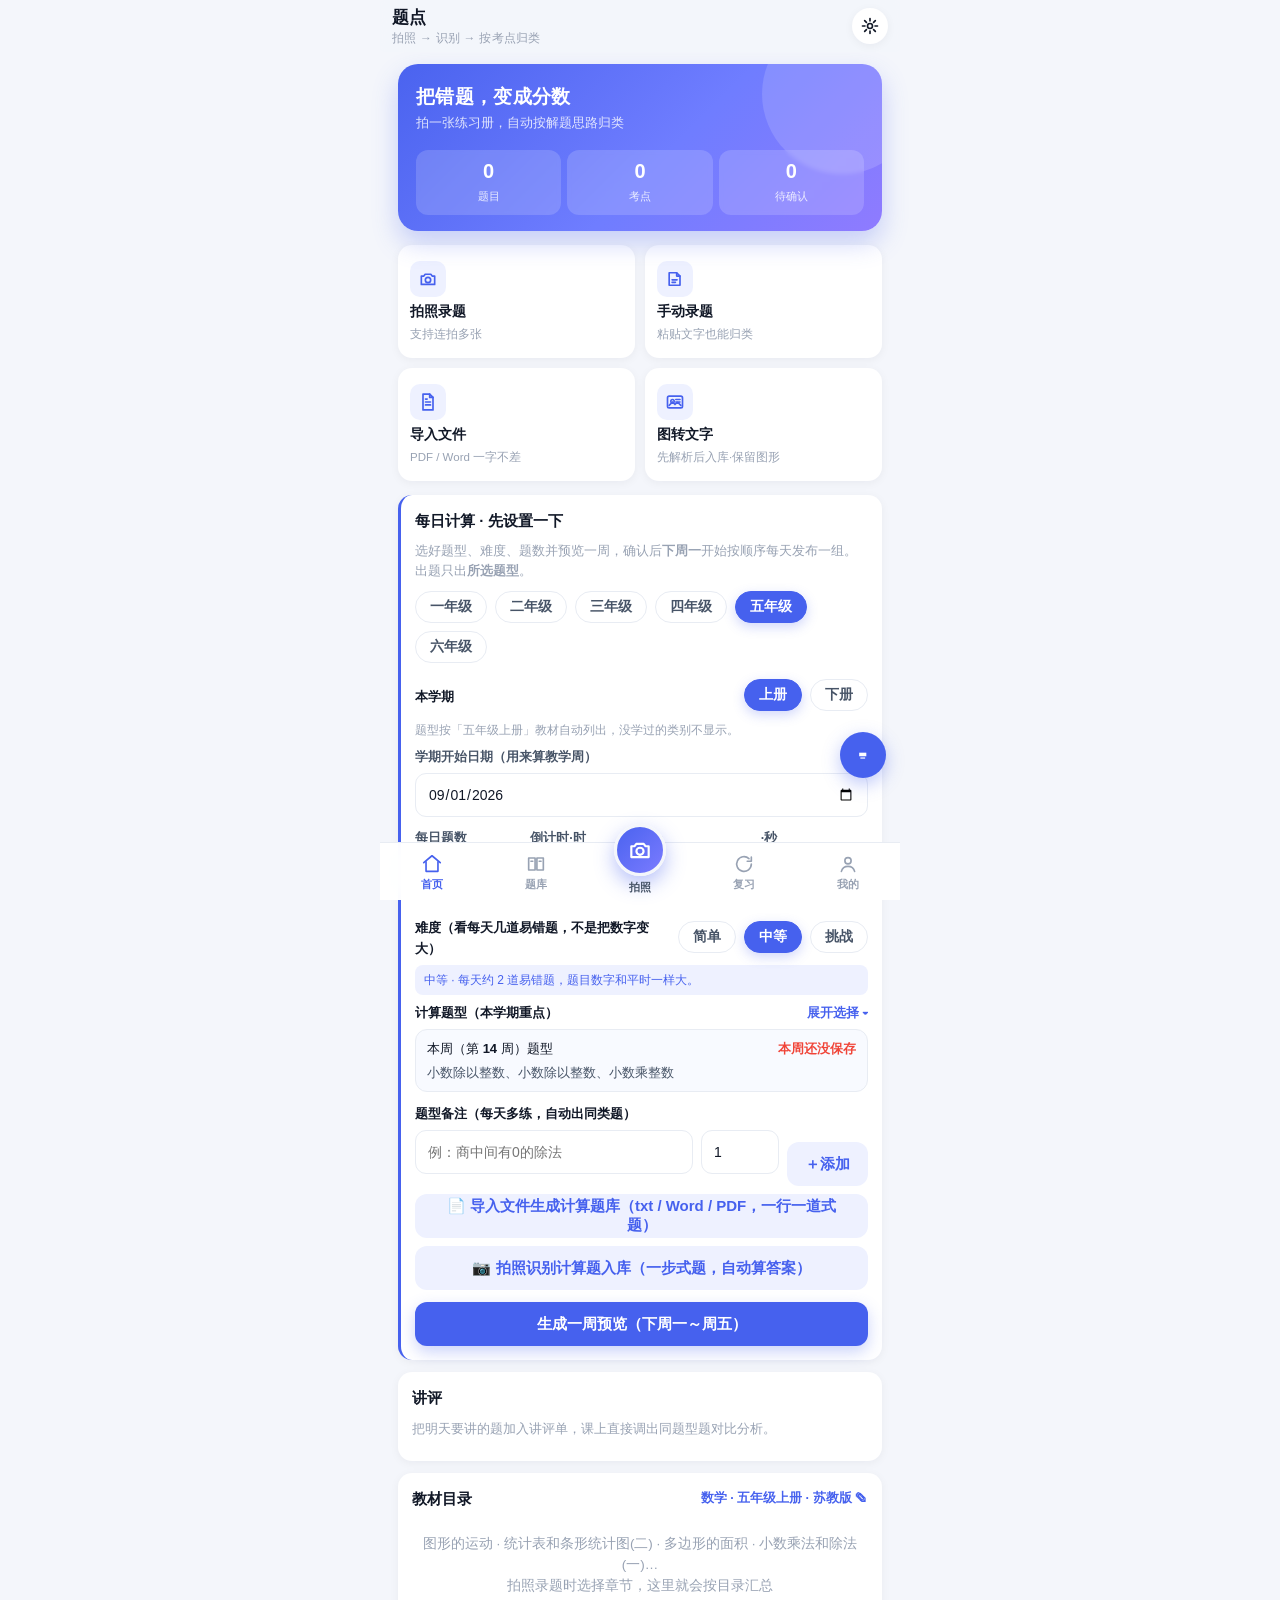
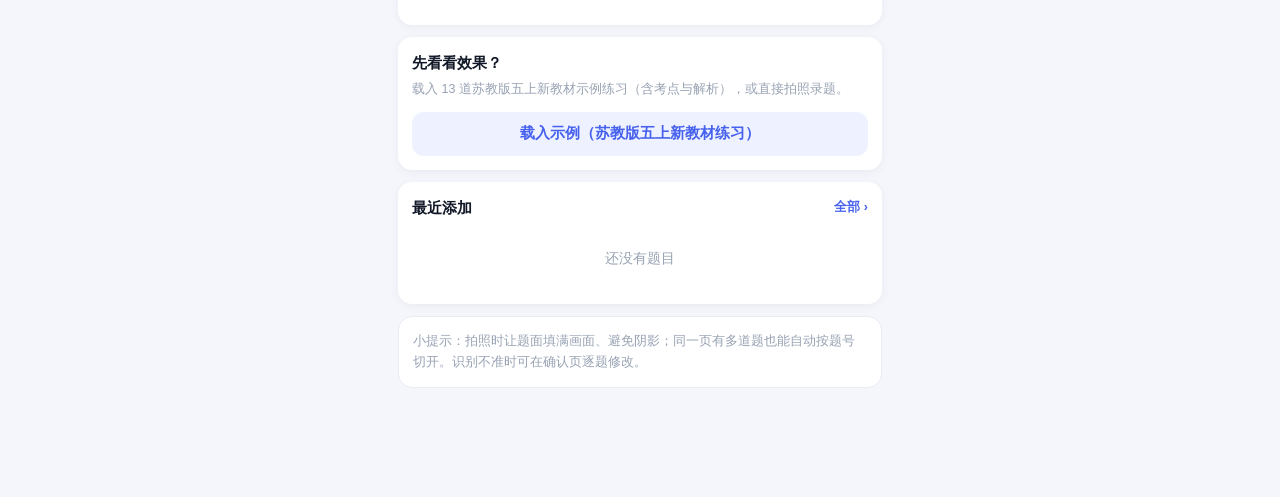
<file: index.html>
<!DOCTYPE html>
<html lang="zh-CN">
<head>
<meta charset="utf-8" />
<meta name="viewport" content="width=device-width, initial-scale=1, viewport-fit=cover" />
<meta name="theme-color" content="#f4f6fb" />
<meta name="apple-mobile-web-app-capable" content="yes" />
<title>题点 · 拍照整理题库</title>
<link rel="stylesheet" href="css/app.css" />
</head>
<body data-tab="on">
  <div class="app">

    <!-- 顶部栏：由 app.js 按页面渲染 -->
    <header class="topbar" id="topbar"></header>

    <!-- 页面容器 -->
    <main class="view" id="view">
      <div class="boot">正在打开题库…</div>
    </main>

    <!-- 底部导航 -->
    <nav class="tabbar" id="tabbar">
      <button class="tab" data-act="goto" data-to="home">
        <svg viewBox="0 0 24 24"><path d="M3 10.5 12 3l9 7.5"/><path d="M5.5 9.5V20h13V9.5"/></svg>
        <span>首页</span>
      </button>
      <button class="tab" data-act="goto" data-to="bank">
        <svg viewBox="0 0 24 24"><path d="M4 5.5h7v13H4z"/><path d="M13 5.5h7v13h-7z"/><path d="M6.5 9h2M15.5 9h2"/></svg>
        <span>题库</span>
      </button>
      <button class="tab tab-main" data-act="cap:start">
        <span class="cam"><svg viewBox="0 0 24 24"><path d="M4 8.5h3l1.6-2.2h6.8L17 8.5h3v10H4z"/><circle cx="12" cy="13.2" r="3.3"/></svg></span>
        <span>拍照</span>
      </button>
      <button class="tab" data-act="goto" data-to="review">
        <svg viewBox="0 0 24 24"><path d="M20 12a8 8 0 1 1-2.6-5.9"/><path d="M20 4.5V9h-4.5"/></svg>
        <span>复习</span>
      </button>
      <button class="tab" data-act="goto" data-to="settings">
        <svg viewBox="0 0 24 24"><circle cx="12" cy="8.5" r="3.4"/><path d="M4.8 20c.9-3.6 3.7-5.4 7.2-5.4s6.3 1.8 7.2 5.4"/></svg>
        <span>我的</span>
      </button>
    </nav>

    <!-- 底部弹层 / 全屏预览 -->
    <div id="sheet-root" class="sheet-root"></div>
    <div id="toast" class="toast"></div>

    <!-- 数学键盘：随时呼出，连续打大写字母与常用数学符号（A′B′C′D′） -->
    <button id="kbFab" class="kb-fab noprint" data-act="kb:open" aria-label="数学键盘" title="数学键盘">⌨</button>
  </div>

  <!-- 隐藏的文件选择器：拍照 / 相册（支持多选）/ PDF·Word 文档 -->
  <input id="fileCamera" class="hidden-file" type="file" accept="image/*" capture="environment" />
  <input id="fileAlbum" class="hidden-file" type="file" accept="image/*" multiple />
  <input id="fileDoc" class="hidden-file" type="file" accept=".pdf,.docx,.txt,application/pdf" />

  <!-- 依赖顺序：工具 → 配置 → 数据层 → 算法 → 页面 -->
  <script src="js/util.js"></script>
  <script src="js/config.js"></script>
  <script src="js/db.js"></script>
  <script src="js/normalize.js"></script>
  <script src="js/split.js"></script>
  <script src="js/catalog.js"></script>
  <script src="js/image.js"></script>
  <script src="js/ocr.js"></script>
  <script src="js/docparse.js"></script>
  <script src="js/ai.js"></script>
  <script src="js/generator.js"></script>
  <script src="js/paper.js"></script>
  <script src="js/vendor/qrcode.js"></script>
  <script src="js/vendor/lz-string.min.js"></script>
  <script src="js/packview.js"></script>
  <script src="js/cloudsync.js"></script>
  <script src="js/app.js"></script>
</body>
</html>
</file>
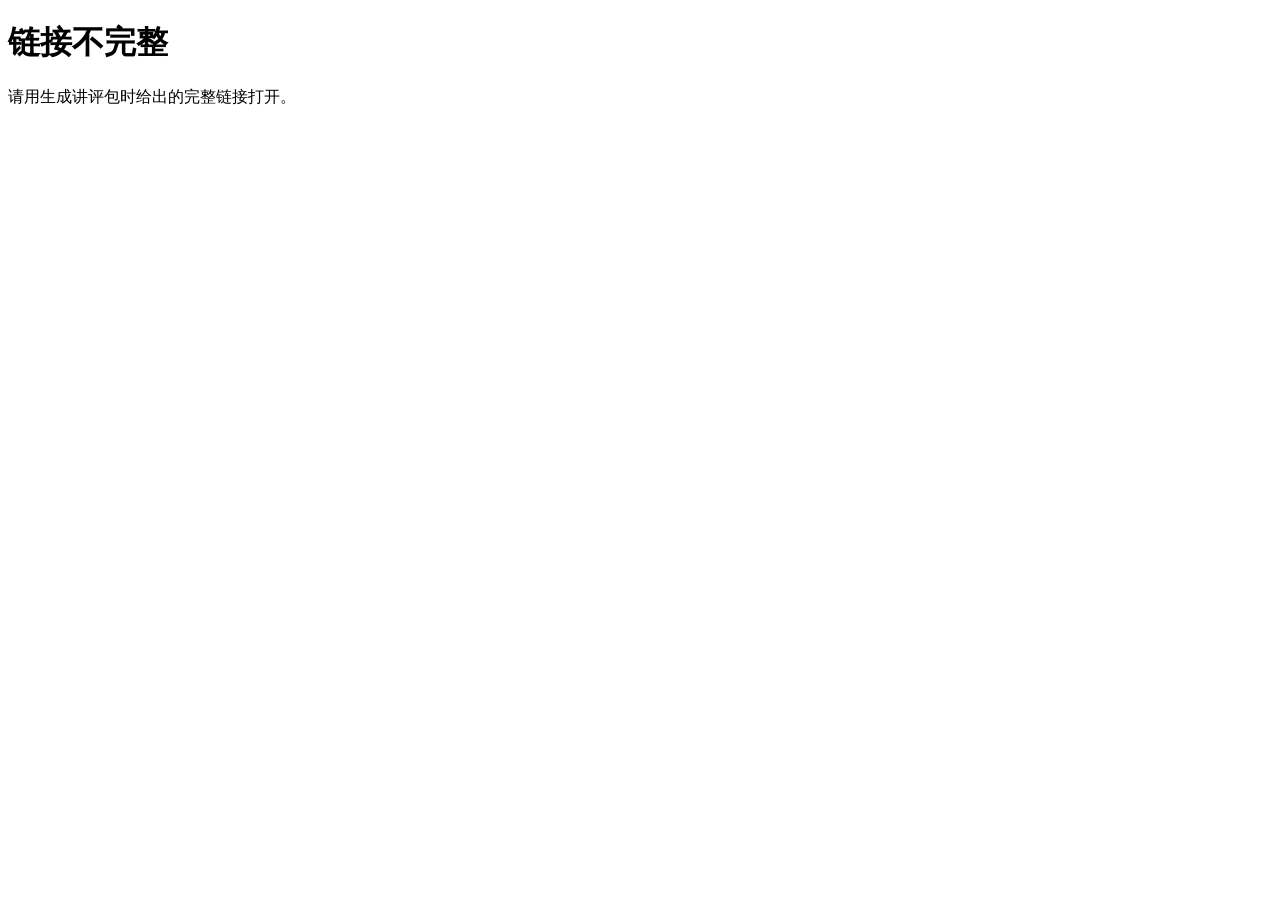
<file: packs/index.html>
<!doctype html>
<html lang="zh-CN">
<head>
<meta charset="utf-8">
<meta name="viewport" content="width=device-width,initial-scale=1,viewport-fit=cover">
<meta name="theme-color" content="#f6f7fb">
<title>讲评包</title>
</head>
<body>
<div id="pvRoot"><div class="pv-wrap"><header class="pv-head"><h1>正在加载讲评包…</h1>
<div class="pv-meta">第一次打开需要联网，打开过之后就能断网使用。</div></header></div></div>
<script src="packview.js"></script>
<script>
(function () {
  function q(k) {
    var m = new RegExp('[?&]' + k + '=([^&]+)').exec(location.search);
    return m ? decodeURIComponent(m[1]) : '';
  }
  function fail(title, msg) {
    document.getElementById('pvRoot').innerHTML =
      '<div class="pv-wrap"><header class="pv-head"><h1>' + title + '</h1>' +
      '<div class="pv-meta">' + msg + '</div></header></div>';
  }
  var id = q('p');
  if (!id) { fail('链接不完整', '请用生成讲评包时给出的完整链接打开。'); return; }

  fetch(id + '/pack.json', { cache: 'no-cache' })
    .then(function (r) {
      if (!r.ok) throw new Error(r.status === 404 ? '这堂课讲过之后，讲评包已过期清理了。' : '读取失败（' + r.status + '）');
      return r.json();
    })
    .then(function (pack) {
      PackView.mount(document.getElementById('pvRoot'), pack);
      document.title = pack.title || '讲评包';
    })
    .catch(function (e) { fail('打不开这个讲评包', e.message || '请检查链接是否完整'); });

  if ('serviceWorker' in navigator) {
    navigator.serviceWorker.register('sw.js').catch(function () {});
  }
})();
</script>
</body>
</html>
</file>
<file: css/app.css>
/* =========================================================
 * app.css — 移动端优先样式
 * 设计基准：375px 宽，内容区最大 520px 居中（桌面预览也不散）
 * ========================================================= */
:root {
  --bg: #f4f6fb;
  --panel: #ffffff;
  --panel-2: #f8faff;
  --ink: #111827;
  --ink-2: #475467;
  --ink-3: #98a2b3;
  --line: #e8ecf3;
  --brand: #4661ee;
  --brand-soft: #eef1ff;
  --ok: #12b76a;
  --ok-soft: #e7f8ef;
  --warn: #f79009;
  --warn-soft: #fff5e6;
  --danger: #f04438;
  --danger-soft: #feeceb;
  --shadow: 0 2px 10px rgba(17, 24, 39, 0.05);
  --shadow-lg: 0 12px 30px rgba(17, 24, 39, 0.12);
  --r: 14px;
  --r-lg: 20px;
  --safe-b: env(safe-area-inset-bottom, 0px);
}

* { box-sizing: border-box; -webkit-tap-highlight-color: transparent; }

html, body {
  margin: 0;
  padding: 0;
  background: var(--bg);
  color: var(--ink);
  font-family: -apple-system, BlinkMacSystemFont, "PingFang SC", "Hiragino Sans GB",
    "Microsoft YaHei", "Helvetica Neue", Arial, sans-serif;
  font-size: 15px;
  line-height: 1.55;
  -webkit-font-smoothing: antialiased;
}

body { overscroll-behavior-y: contain; }

button, input, select, textarea { font-family: inherit; font-size: inherit; color: inherit; }
button { cursor: pointer; border: none; background: none; padding: 0; }
h1, h2, h3, h4, p { margin: 0; }
a { color: var(--brand); }

.app {
  max-width: 520px;
  margin: 0 auto;
  min-height: 100vh;
  position: relative;
  background: var(--bg);
}

/* ---------------- 顶部栏 ---------------- */
.topbar {
  position: sticky;
  top: 0;
  z-index: 30;
  display: flex;
  align-items: center;
  gap: 8px;
  height: 52px;
  padding: 0 12px;
  background: rgba(244, 246, 251, 0.92);
  backdrop-filter: saturate(180%) blur(12px);
  -webkit-backdrop-filter: saturate(180%) blur(12px);
}
.topbar.hidden { display: none; }
.topbar .tb-title {
  font-size: 17px;
  font-weight: 700;
  letter-spacing: 0.2px;
  flex: 1;
  overflow: hidden;
  text-overflow: ellipsis;
  white-space: nowrap;
}
.topbar .tb-sub { font-size: 12px; color: var(--ink-3); font-weight: 400; margin-top: -2px; }
.tb-btn {
  width: 36px; height: 36px;
  display: grid; place-items: center;
  border-radius: 50%;
  background: #fff;
  box-shadow: var(--shadow);
  flex: none;
}
.tb-btn svg { width: 20px; height: 20px; fill: none; stroke: var(--ink); stroke-width: 2; stroke-linecap: round; stroke-linejoin: round; }
.tb-btn.text { width: auto; padding: 0 14px; border-radius: 999px; font-size: 13px; font-weight: 600; color: var(--brand); }

/* ---------------- 页面容器 ---------------- */
.view {
  padding: 4px 14px calc(96px + var(--safe-b));
  min-height: calc(100vh - 52px);
}
body[data-tab="off"] .view { padding-bottom: calc(92px + var(--safe-b)); }
.boot { padding: 60px 0; text-align: center; color: var(--ink-3); }

/* ---------------- 通用组件 ---------------- */
.card {
  background: var(--panel);
  border-radius: var(--r);
  padding: 14px;
  box-shadow: var(--shadow);
  margin-bottom: 12px;
}
.card.flat { box-shadow: none; border: 1px solid var(--line); }
.card-h { display: flex; align-items: center; justify-content: space-between; margin-bottom: 10px; }
.card-h h3 { font-size: 15px; font-weight: 700; }
.muted { color: var(--ink-3); font-size: 12.5px; }
.small { font-size: 12.5px; }
.row { display: flex; align-items: center; gap: 8px; }
.row.between { justify-content: space-between; }
.wrap { flex-wrap: wrap; }
.grow { flex: 1; min-width: 0; }
.mt8 { margin-top: 8px; } .mt12 { margin-top: 12px; } .mt16 { margin-top: 16px; }

.btn {
  display: inline-flex;
  align-items: center;
  justify-content: center;
  gap: 6px;
  min-height: 44px;
  padding: 0 18px;
  border-radius: 12px;
  font-size: 15px;
  font-weight: 600;
  background: #eef1f7;
  color: var(--ink);
  transition: transform .12s ease, opacity .12s;
}
.btn:active { transform: scale(0.975); }
.btn.primary { background: var(--brand); color: #fff; box-shadow: 0 6px 16px rgba(70, 97, 238, 0.28); }
.btn.ghost { background: #fff; border: 1px solid var(--line); box-shadow: var(--shadow); }
.btn.soft { background: var(--brand-soft); color: var(--brand); }
.btn.danger-soft { background: var(--danger-soft); color: var(--danger); }
.btn.ok-soft { background: var(--ok-soft); color: var(--ok); }
.btn.block { width: 100%; }
.btn.lg { min-height: 52px; font-size: 16px; border-radius: 14px; }
.btn.sm { min-height: 34px; padding: 0 12px; font-size: 13px; border-radius: 9px; }
.btn:disabled { opacity: .45; box-shadow: none; }

.chip {
  display: inline-flex;
  align-items: center;
  gap: 4px;
  height: 26px;
  padding: 0 9px;
  border-radius: 8px;
  font-size: 12px;
  font-weight: 600;
  background: #f2f4f9;
  color: var(--ink-2);
  white-space: nowrap;
}
.chip.brand { background: var(--brand-soft); color: var(--brand); }
.chip.warn { background: var(--warn-soft); color: var(--warn); }
.chip.ok { background: var(--ok-soft); color: var(--ok); }
.chip.gray { background: #f2f4f9; color: var(--ink-3); }
.chip.tap { cursor: pointer; }
.chip.tap:active { opacity: .7; }

.chips { display: flex; gap: 8px; overflow-x: auto; padding: 2px 0 6px; scrollbar-width: none; }
/* v1.41.0：横向 chips 电脑端显示细滚动条（鼠标可拖），手机触摸端保持隐藏 */
@media (hover: hover) and (pointer: fine) {
  .chips, .scan-list { scrollbar-width: thin; scrollbar-color: #c5cfdf transparent; }
  .chips::-webkit-scrollbar, .scan-list::-webkit-scrollbar { height: 8px; }
  .chips::-webkit-scrollbar-thumb, .scan-list::-webkit-scrollbar-thumb { background: #c5cfdf; border-radius: 4px; }
  .chips::-webkit-scrollbar-track, .scan-list::-webkit-scrollbar-track { background: transparent; }
}
.chips::-webkit-scrollbar { display: none; }
.tag {
  height: 32px;
  padding: 0 14px;
  border-radius: 999px;
  background: #fff;
  border: 1px solid var(--line);
  color: var(--ink-2);
  font-size: 13.5px;
  font-weight: 600;
  white-space: nowrap;
  display: inline-flex;
  align-items: center;
  gap: 5px;
}
.tag.active { background: var(--brand); border-color: var(--brand); color: #fff; box-shadow: 0 4px 12px rgba(70,97,238,.25); }
/* v1.34.0：课时多选——没选的是灰色，已选的是深蓝（.active），一眼能分 */
.tag.off { background: #f2f4f9; border-color: #e6e9f2; color: var(--ink-3); }
.tag .n { font-size: 11px; opacity: .7; font-weight: 500; }

.field { margin-bottom: 12px; }
.field label { display: block; font-size: 12.5px; color: var(--ink-2); font-weight: 600; margin-bottom: 6px; }
.input, .select, .textarea {
  width: 100%;
  min-height: 44px;
  padding: 10px 12px;
  border-radius: 11px;
  border: 1px solid var(--line);
  background: #fff;
  font-size: 14px;
  outline: none;
  transition: border-color .15s, box-shadow .15s;
}
.textarea { min-height: 120px; line-height: 1.65; resize: vertical; }
.input:focus, .select:focus, .textarea:focus { border-color: var(--brand); box-shadow: 0 0 0 3px rgba(70,97,238,.12); }
.search {
  display: flex; align-items: center; gap: 8px;
  background: #fff; border: 1px solid var(--line);
  border-radius: 12px; padding: 0 12px; height: 44px;
  box-shadow: var(--shadow);
}
.search input { flex: 1; border: none; outline: none; background: transparent; font-size: 14px; min-width: 0; }
.search svg { width: 18px; height: 18px; stroke: var(--ink-3); fill: none; stroke-width: 2; flex: none; }

.empty { padding: 40px 16px; text-align: center; color: var(--ink-3); font-size: 13.5px; }
.empty b { display: block; color: var(--ink-2); font-size: 15px; margin-bottom: 6px; }

/* ---------------- 首页 ---------------- */
.hero {
  margin: 8px 0 14px;
  padding: 18px 18px 16px;
  border-radius: var(--r-lg);
  color: #fff;
  background: linear-gradient(135deg, #4a63ef 0%, #6f7dff 55%, #8f7bff 100%);
  box-shadow: 0 12px 26px rgba(74, 99, 239, 0.28);
  position: relative;
  overflow: hidden;
}
.hero::after {
  content: ""; position: absolute; right: -40px; top: -50px;
  width: 160px; height: 160px; border-radius: 50%;
  background: rgba(255,255,255,.14);
}
.hero .h1 { font-size: 19px; font-weight: 800; letter-spacing: .3px; }
.hero .h2 { font-size: 12.5px; opacity: .82; margin-top: 3px; }
.hero-stats { display: flex; gap: 6px; margin-top: 16px; position: relative; z-index: 1; }
.hero-stats > div {
  flex: 1; background: rgba(255,255,255,.16);
  border-radius: 12px; padding: 9px 6px; text-align: center;
  backdrop-filter: blur(2px);
}
.hero-stats b { display: block; font-size: 20px; font-weight: 800; line-height: 1.2; }
.hero-stats span { font-size: 11px; opacity: .85; }

.quick { display: grid; grid-template-columns: 1fr 1fr; gap: 10px; margin-bottom: 14px; }
.quick button {
  background: #fff; border-radius: var(--r); padding: 16px 12px;
  box-shadow: var(--shadow); text-align: left;
  display: flex; flex-direction: column; gap: 6px;
}
.quick .q-ico {
  width: 36px; height: 36px; border-radius: 10px;
  background: var(--brand-soft); color: var(--brand);
  display: grid; place-items: center;
}
.quick .q-ico svg { width: 20px; height: 20px; stroke: currentColor; fill: none; stroke-width: 2; stroke-linecap: round; stroke-linejoin: round; }
.quick .q-t { font-size: 14px; font-weight: 700; }
.quick .q-d { font-size: 11.5px; color: var(--ink-3); }

.list-item {
  display: flex; align-items: center; gap: 10px;
  padding: 11px 4px;
  border-bottom: 1px solid #f1f3f8;
}
.list-item:last-child { border-bottom: none; }
.list-item .li-main { flex: 1; min-width: 0; }
.list-item .li-t { font-size: 14px; font-weight: 600; overflow: hidden; text-overflow: ellipsis; white-space: nowrap; }
.list-item .li-s { font-size: 12px; color: var(--ink-3); margin-top: 2px; }
.list-item .li-n { font-size: 13px; color: var(--ink-3); font-weight: 600; }
.list-item .arrow { width: 16px; height: 16px; stroke: var(--ink-3); fill: none; stroke-width: 2.2; flex: none; }

/* ---------------- 拍照 / 图片 ---------------- */
.shots { display: grid; grid-template-columns: 1fr 1fr; gap: 10px; }
.shot {
  background: #fff; border-radius: var(--r); overflow: hidden;
  box-shadow: var(--shadow); position: relative;
}
.shot .img-wrap { position: relative; aspect-ratio: 3 / 4; background: #eef1f7; overflow: hidden; }
.shot .img-wrap img { width: 100%; height: 100%; object-fit: cover; display: block; }
.shot .idx {
  position: absolute; left: 8px; top: 8px; z-index: 2;
  background: rgba(17,24,39,.62); color: #fff;
  font-size: 11px; font-weight: 700; padding: 2px 7px; border-radius: 999px;
}
.shot .shot-ops { display: grid; grid-template-columns: repeat(4, 1fr); border-top: 1px solid var(--line); }
.shot .shot-ops button {
  height: 36px; font-size: 12px; color: var(--ink-2);
  border-right: 1px solid var(--line);
}
.shot .shot-ops button:last-child { border-right: none; color: var(--danger); }
.shot .shot-ops button:active { background: var(--panel-2); }

.add-tile {
  border: 1.5px dashed #cfd6e4;
  border-radius: var(--r);
  background: rgba(255,255,255,.6);
  aspect-ratio: 3 / 4;
  display: grid; place-items: center;
  color: var(--ink-3);
  font-size: 12.5px;
  gap: 6px;
}
.add-tile .plus { font-size: 26px; line-height: 1; color: var(--brand); }

/* 裁剪页 */
.crop-stage {
  position: relative; margin: 10px auto; display: block;
  width: fit-content; max-width: 100%;
  user-select: none;
}
.crop-stage img { display: block; max-width: 100%; max-height: 62vh; border-radius: 6px; }
.crop-box {
  position: absolute; border: 2px solid #fff; border-radius: 2px;
  box-shadow: 0 0 0 9999px rgba(9, 12, 22, .58);
  touch-action: none;
  background: rgba(255,255,255,.04);
}
.crop-box .h {
  position: absolute; width: 26px; height: 26px;
  display: grid; place-items: center;
}
.crop-box .h::after {
  content: ""; width: 14px; height: 14px; border-radius: 4px;
  background: #fff; box-shadow: 0 1px 4px rgba(0,0,0,.4);
}
.crop-box .h.nw { left: -13px; top: -13px; }
.crop-box .h.ne { right: -13px; top: -13px; }
.crop-box .h.sw { left: -13px; bottom: -13px; }
.crop-box .h.se { right: -13px; bottom: -13px; }
.crop-box .grid-l { position: absolute; inset: 0; pointer-events: none; }

/* ---------------- 确认页 ---------------- */
.scan-list { display: flex; gap: 8px; margin-bottom: 12px; overflow-x: auto; padding-bottom: 4px; }
.scan-item {
  flex: none; width: 54px; height: 70px; border-radius: 9px; overflow: hidden;
  position: relative; border: 1px solid var(--line); background: #fff;
}
.scan-item img { width: 100%; height: 100%; object-fit: cover; }
.scan-item .st {
  position: absolute; inset: 0; display: grid; place-items: center;
  background: rgba(17,24,39,.5); color: #fff; font-size: 10px; font-weight: 700;
}
.scan-item.done .st { background: rgba(18,183,106,.82); }

.qcard {
  background: #fff; border-radius: var(--r); box-shadow: var(--shadow);
  margin-bottom: 10px; overflow: hidden;
  border-left: 3px solid transparent;
}
.qcard.needs { border-left-color: var(--warn); }
.qcard-h {
  display: flex; align-items: center; gap: 6px; flex-wrap: wrap;
  padding: 10px 12px 0;
}
.qno {
  min-width: 24px; height: 22px; padding: 0 6px;
  border-radius: 7px; background: #eef1f7; color: var(--ink-2);
  font-size: 12px; font-weight: 800;
  display: inline-grid; place-items: center;
}
.qtext {
  padding: 8px 12px 0; font-size: 14px; line-height: 1.62; white-space: pre-wrap;
  word-break: break-word;
}
.qtext .opt { color: var(--ink-2); }
.qops { display: flex; gap: 6px; padding: 10px 12px 12px; flex-wrap: wrap; }
.qops button {
  height: 30px; padding: 0 10px; border-radius: 8px;
  background: #f5f7fb; color: var(--ink-2); font-size: 12.5px; font-weight: 600;
}
.qops button:active { background: #eceffa; }
.qops button.del { color: var(--danger); margin-left: auto; }

/* 确认页 · 配图管理 */
.dimg-list { margin: 8px 12px 0; }
.dimg-item {
  position: relative;
  border: 1px solid var(--line); border-radius: 10px;
  overflow: hidden; background: #fff; margin-top: 6px;
}
.dimg-item img { width: 100%; display: block; }
.dimg-item .dimg-x {
  position: absolute; right: 6px; top: 6px;
  width: 28px; height: 28px; border-radius: 50%;
  background: rgba(17, 24, 39, .62); color: #fff;
  font-size: 14px; display: grid; place-items: center;
}
.dimg-item .dimg-x:active { background: var(--danger); }

/* 多张配图：自动分列横向缩略图（最多三排），点图放大 */
.dimg-list.grid { display: grid; gap: 6px; align-items: start; }
.dimg-list.grid .dimg-item { margin-top: 0; border-radius: 9px; cursor: zoom-in; }
.dimg-list.grid .dimg-item img { width: 100%; height: 92px; object-fit: contain; background: #fff; }
.dimg-list.grid .dimg-x { width: 22px; height: 22px; font-size: 12px; right: 4px; top: 4px; }
.dimg-list.single .dimg-item { cursor: zoom-in; }
.dimg-count { font-size: 12px; color: var(--ink-3); margin-top: 4px; }

/* 重复题对比（v1.36.0）：左＝本次练习，右＝题库已有 */
.dup-cmp { display: grid; grid-template-columns: 1fr 1fr; gap: 8px; border-top: 1px dashed #e8c98a; padding: 8px 0 2px; }
.dup-cmp-col { min-width: 0; background: #fff; border: 1px solid var(--line); border-radius: 8px; padding: 6px 8px; }
.dup-cmp-h { font-size: 12px; font-weight: 700; color: var(--brand); }
.dup-cmp-col .dimg-item { cursor: default; }
.dup-cmp-col .dimg-list { margin: 6px 0 0; }
.dup-cmp-col .dimg-item img { width: 100%; display: block; max-height: 170px; object-fit: contain; background: #fff; }

/* 图片放大层 */
#imgLight {
  position: fixed; inset: 0; z-index: 900;
  background: rgba(8, 12, 20, .93);
  display: none; align-items: center; justify-content: center; padding: 10px;
}
#imgLight.show { display: flex; }
#imgLight img { max-width: 100%; max-height: 88vh; object-fit: contain; border-radius: 8px; background: #fff; }
#imgLight .il-hint {
  position: absolute; left: 0; right: 0; bottom: 16px; text-align: center;
  color: rgba(255, 255, 255, .72); font-size: 12.5px;
}

/* 解题思路：深蓝色标签（默认折叠） */
.sol-row { margin: 8px 12px 0; }
.sol-chip {
  display: inline-flex; align-items: center; gap: 4px;
  height: 28px; padding: 0 11px; border-radius: 999px;
  border: 1px solid #d3ddf8; background: #f2f6ff;
  color: #1d3f9e; font-size: 12.5px; font-weight: 600;
}
.sol-chip.add { border-style: dashed; font-weight: 500; color: #3355b8; }
.sol-chip:active { background: #e6eeff; }

.pool-grid { display: grid; grid-template-columns: 1fr 1fr; gap: 10px; }
.pool-tile {
  position: relative;
  border: 1px solid var(--line); border-radius: 12px;
  overflow: hidden; background: #fff;
}
.pool-tile.picked { border-color: var(--brand); box-shadow: 0 0 0 2px var(--brand-soft); }
.pool-tile img {
  width: 100%; height: 110px; object-fit: contain;
  background: var(--panel-2); display: block;
}
.pool-tile .pool-tag {
  position: absolute; left: 6px; top: 6px;
  background: rgba(17, 24, 39, .62); color: #fff;
  font-size: 11px; font-weight: 700;
  padding: 2px 8px; border-radius: 999px;
}
.pool-tile.picked .pool-tag { background: rgba(18, 183, 106, .88); }
.pool-tile .pool-ops { display: grid; grid-template-columns: 1fr 1fr; border-top: 1px solid var(--line); }
.pool-tile .pool-ops button {
  height: 34px; font-size: 12px; font-weight: 600; color: var(--brand);
  border-right: 1px solid var(--line);
}
.pool-tile .pool-ops button:last-child { border-right: none; color: var(--danger); }
.pool-tile .pool-ops button:active { background: var(--panel-2); }
/* 图形池批量选择圆圈（右上角） */
.pool-sel {
  position: absolute; right: 6px; top: 6px; z-index: 2;
  width: 24px; height: 24px; border-radius: 50%;
  border: 2px solid #fff; background: rgba(17, 24, 39, .38);
  display: grid; place-items: center;
  color: #fff; font-size: 13px; font-weight: 800;
}
.pool-sel.on { background: var(--brand); border-color: #fff; }
/* 图形池 · 多选模式：整块可点，圈更大更好点 */
.pool-tile.selectable { cursor: pointer; -webkit-tap-highlight-color: transparent; touch-action: manipulation; }
.pool-tile.selectable .pool-sel { width: 30px; height: 30px; font-size: 15px; right: 8px; top: 8px; }
.pool-tile.selectable .pool-ops { display: none; }
.pool-tile.sel-on { border-color: var(--brand); box-shadow: 0 0 0 2px var(--brand-soft); }
.pool-tile.sel-on .pool-sel { background: var(--brand); border-color: #fff; }
/* 筛选弹层里的 chips：换行纵向看，不再左右拖 */
.chips.wrapv { flex-wrap: wrap; overflow-x: visible; overflow-y: auto; max-height: 200px; padding: 2px 0 8px; }

/* 首页 · 每日计算 */
.dc-q {
  display: flex; justify-content: space-between; align-items: baseline; gap: 10px;
  padding: 9px 2px; border-bottom: 1px dashed var(--line);
  font-size: 14.5px; line-height: 1.6;
}
.dc-q:last-of-type { border-bottom: none; }
/* 圆圈序号：与小数点区分 */
.dc-num {
  display: inline-block; min-width: 19px; height: 19px; line-height: 19px;
  padding: 0 4px; margin-right: 8px; box-sizing: border-box;
  border: 1px solid var(--brand); border-radius: 50%;
  color: var(--brand); font-size: 11.5px; font-weight: 700; text-align: center;
  vertical-align: 2px;
}
.dc-ans { color: var(--brand); font-weight: 700; white-space: nowrap; font-size: 13.5px; }
.dc-time { font-variant-numeric: tabular-nums; font-weight: 700; }
/* 每日计算 · 一周计划预览 */
.dc-day { border: 1px solid var(--line); border-radius: 11px; margin-bottom: 8px; overflow: hidden; background: #fff; }
.dc-day summary {
  padding: 10px 12px; font-weight: 700; font-size: 13.5px;
  cursor: pointer; background: var(--panel-2); list-style: none;
}
.dc-day summary::-webkit-details-marker { display: none; }
.dc-day summary::after { content: ' ▸'; color: var(--ink-3); }
.dc-day[open] summary::after { content: ' ▾'; }
.dc-day .dc-q { padding: 8px 12px; }

/* 考点新建输入 · 联想列表 */
.pp-sug { border: 1px solid var(--line); border-radius: 11px; overflow: hidden; background: #fff; margin-top: 8px; }
.pp-sug .list-item { padding: 9px 12px; }
.pp-sug .list-item:active { background: var(--panel-2); }

/* 题库批量选择 */
.bcheck {
  width: 22px; height: 22px; border-radius: 50%;
  border: 2px solid #cfd6e4; flex: none;
  display: inline-grid; place-items: center;
  color: #fff; font-size: 12px; font-weight: 800;
}
.bcheck.on { background: var(--brand); border-color: var(--brand); }
.bcheck.on::after { content: "✓"; }

.solution-box {
  margin: 0 12px 12px;
  background: var(--panel-2);
  border: 1px dashed #dfe6f6;
  border-radius: 11px;
  padding: 10px 11px;
  font-size: 13px;
  color: var(--ink-2);
  line-height: 1.6;
}
.solution-box b { color: var(--brand); font-size: 12px; display: block; margin-bottom: 3px; }
.answer-line { margin-top: 6px; color: var(--ink); }
.answer-line b { color: var(--ok); }

/* ---------------- 底部固定操作条 ---------------- */
.bottombar {
  position: fixed;
  left: 50%; transform: translateX(-50%);
  bottom: 0; width: 100%; max-width: 520px;
  padding: 10px 14px calc(10px + var(--safe-b));
  background: rgba(255,255,255,.94);
  backdrop-filter: blur(10px);
  border-top: 1px solid var(--line);
  z-index: 40;
  display: flex; gap: 10px; align-items: center;
}
.bottombar .grow { flex: 1; }
.bottombar .bb-info { font-size: 12px; color: var(--ink-3); }

/* ---------------- 底部导航 ---------------- */
.tabbar {
  position: fixed;
  left: 50%; transform: translateX(-50%);
  bottom: 0; width: 100%; max-width: 520px;
  display: grid; grid-template-columns: repeat(5, 1fr);
  align-items: end;
  height: calc(58px + var(--safe-b));
  padding-bottom: var(--safe-b);
  background: rgba(255,255,255,.96);
  backdrop-filter: blur(12px);
  border-top: 1px solid var(--line);
  z-index: 45;
}
body[data-tab="off"] .tabbar { display: none; }
.tab {
  height: 58px; display: flex; flex-direction: column;
  align-items: center; justify-content: center; gap: 3px;
  color: var(--ink-3); font-size: 10.5px; font-weight: 600;
}
.tab svg { width: 22px; height: 22px; fill: none; stroke: currentColor; stroke-width: 1.8; stroke-linecap: round; stroke-linejoin: round; }
.tab.active { color: var(--brand); }
.tab-main { justify-content: flex-end; padding-bottom: 6px; }
.tab-main .cam {
  width: 52px; height: 52px; border-radius: 50%;
  background: linear-gradient(135deg, #4a63ef, #7b7bff);
  box-shadow: 0 8px 20px rgba(74,99,239,.4);
  display: grid; place-items: center; margin-top: -24px;
  border: 3px solid var(--bg);
}
.tab-main .cam svg { width: 26px; height: 26px; stroke: #fff; stroke-width: 2; }
.tab-main span:last-child { margin-top: 2px; color: var(--ink-2); }

/* ---------------- 弹层 ---------------- */
.sheet-root { position: fixed; inset: 0; z-index: 60; pointer-events: none; }
.sheet-root.show { pointer-events: auto; }
.sheet-mask {
  position: absolute; inset: 0; background: rgba(9, 12, 22, .42);
  opacity: 0; transition: opacity .2s;
}
.sheet-root.show .sheet-mask { opacity: 1; }
.sheet {
  position: absolute; left: 50%; bottom: 0;
  transform: translate(-50%, 100%);
  width: 100%; max-width: 520px;
  max-height: 86vh;
  background: #fff;
  border-radius: 20px 20px 0 0;
  padding: 6px 16px calc(18px + var(--safe-b));
  transition: transform .26s cubic-bezier(.2, .8, .2, 1);
  display: flex; flex-direction: column;
}
.sheet-root.show .sheet { transform: translate(-50%, 0); }
.sheet-grab { width: 38px; height: 4px; border-radius: 999px; background: #e3e7f0; margin: 6px auto 10px; }
.sheet-h { display: flex; align-items: center; justify-content: space-between; margin-bottom: 10px; flex: none; }
.sheet-h h3 { font-size: 16px; font-weight: 700; }
.sheet-h .x { font-size: 13px; color: var(--ink-3); padding: 4px 8px; }
.sheet-b { overflow: auto; -webkit-overflow-scrolling: touch; }

.toast {
  position: fixed; left: 50%; top: 50%;
  transform: translate(-50%, -50%) scale(.94);
  background: rgba(17,24,39,.9);
  color: #fff; font-size: 13.5px; font-weight: 500;
  padding: 12px 18px; border-radius: 12px;
  max-width: 78vw; text-align: center; line-height: 1.5;
  opacity: 0; pointer-events: none; transition: all .2s; z-index: 80;
}
.toast.show { opacity: 1; transform: translate(-50%, -50%) scale(1); }
.toast.with-act {
  pointer-events: auto; display: flex; align-items: center; gap: 12px;
  text-align: left; max-width: 86vw;
}
.toast-act {
  flex: none; background: #fff; color: #111827; border: 0;
  border-radius: 8px; padding: 6px 11px; font-size: 13px; font-weight: 700;
}

.hidden-file { position: absolute; width: 1px; height: 1px; opacity: 0; overflow: hidden; }

/* ---------------- 复习 ---------------- */
.review-stage { min-height: 60vh; display: flex; flex-direction: column; }
.review-card {
  background: #fff; border-radius: var(--r-lg); padding: 20px 16px;
  box-shadow: var(--shadow-lg); flex: 1;
  display: flex; flex-direction: column;
}
.review-q { font-size: 16px; line-height: 1.75; white-space: pre-wrap; word-break: break-word; }
.review-ans { margin-top: 14px; border-top: 1px dashed var(--line); padding-top: 14px; }
.blurred { filter: blur(5px); user-select: none; }
.review-progress { display: flex; align-items: center; gap: 10px; margin-bottom: 12px; }
.bar { flex: 1; height: 6px; border-radius: 999px; background: #e9edf6; overflow: hidden; }
.bar > i { display: block; height: 100%; background: var(--brand); border-radius: 999px; transition: width .3s; }

/* ---------------- 设置 ---------------- */
.sec-title { font-size: 12.5px; font-weight: 700; color: var(--ink-3); margin: 16px 4px 8px; letter-spacing: .5px; }
.kv { display: flex; justify-content: space-between; gap: 12px; padding: 9px 0; font-size: 13.5px; }
.kv + .kv { border-top: 1px solid #f1f3f8; }
.kv .k { color: var(--ink-2); flex: none; }
.kv .v { color: var(--ink-3); text-align: right; word-break: break-all; }
.code { font-family: ui-monospace, SFMono-Regular, Menlo, monospace; font-size: 12px; }

/* 开关 */
.switch { display: inline-flex; }
.switch input {
  appearance: none; -webkit-appearance: none;
  width: 46px; height: 28px; border-radius: 999px;
  background: #dfe4ee; position: relative; transition: background .2s;
  cursor: pointer; margin: 0;
}
.switch input:checked { background: var(--brand); }
.switch input::after {
  content: ""; position: absolute; top: 3px; left: 3px;
  width: 22px; height: 22px; border-radius: 50%; background: #fff;
  box-shadow: 0 1px 3px rgba(0,0,0,.22); transition: left .2s;
}
.switch input:checked::after { left: 21px; }

/* ---------------- 同类题 / 举一反三 ---------------- */
.same-box {
  margin: 10px 12px 12px;
  background: var(--panel-2);
  border: 1px solid #e3eaf8;
  border-radius: 11px;
  padding: 10px 11px;
}
.same-box > b { font-size: 12px; color: var(--brand); display: block; margin-bottom: 6px; }
.same-item {
  padding: 7px 2px;
  border-top: 1px dashed #e3eaf8;
  font-size: 12.5px;
}
.same-item:first-of-type { border-top: none; }
.same-item .same-date { color: var(--brand); font-weight: 700; font-size: 11.5px; }
.same-item p { margin: 2px 0 0; color: var(--ink-2); line-height: 1.55; }
.same-item:active { opacity: .7; }

.gen-item {
  background: #f8faff;
  border: 1px solid #e3eaf8;
  border-radius: 12px;
  padding: 10px;
  margin-bottom: 10px;
}
.gen-item .textarea { background: #fff; }

/* ---------------- 考点核对层：拖动排序 ---------------- */
.ppm-pt { align-items: center; gap: 8px; }
.drag-h {
  touch-action: none; cursor: grab; flex: none;
  color: var(--ink-3); font-size: 14px; letter-spacing: -1px;
  padding: 10px 4px; user-select: none; -webkit-user-select: none;
}
.ppm-pt.dragging {
  background: var(--brand-soft);
  box-shadow: 0 4px 12px rgba(0,0,0,.10);
  border-radius: 10px;
}
/* 练习类型拖动排序（我的 → 练习类型） */
#ptypeList [data-ptype] { background: var(--panel, #fff); }
#lessonRows [data-les] { background: var(--panel, #fff); }
#lessonRows [data-les].dragging,
#ptypeList [data-ptype].dragging {
  background: var(--brand-soft);
  box-shadow: 0 4px 12px rgba(0,0,0,.12);
  border-radius: 10px;
  position: relative;
  z-index: 2;
}

/* ---------------- 讲评 · 对比分析 ---------------- */
.cmp-grid { display: grid; grid-template-columns: 1fr; gap: 10px; }
@media (min-width: 560px) {
  .cmp-grid { grid-template-columns: 1fr 1fr; }
}
.cmp-box {
  background: var(--panel-2);
  border: 1px solid #e3eaf8;
  border-radius: 12px;
  padding: 12px;
}
.cmp-box > b { font-size: 13px; color: var(--brand); }
.cmp-text { white-space: pre-wrap; font-size: 14px; line-height: 1.7; margin: 6px 0 0; }
.cmp-text.opt { color: var(--ink-2); }

/* ---------------- 试卷（组卷 / 打印） ---------------- */
.paper-wrap {
  background: #fff;
  margin: 8px 0;
  padding: 26px 20px;
  border-radius: 12px;
  box-shadow: var(--shadow);
}
.paper { font-family: "FangSong", "STFangsong", "SimSun", "宋体", serif; color: #000; }
.paper .p-title { text-align: center; font-size: 20px; font-weight: 700; margin-bottom: 6px; }
.paper .p-meta { text-align: center; font-size: 13px; margin-bottom: 14px; letter-spacing: 1px; }
.paper .p-sec h2 { font-size: 15.5px; font-weight: 700; margin: 14px 0 6px; }
.paper .p-q { display: flex; gap: 4px; font-size: 14.5px; line-height: 1.95; margin-bottom: 6px; }
.paper .p-no { flex: none; }
.paper .p-body { flex: 1; word-break: break-all; }
.paper .p-opts { margin: 2px 0 8px; }
.paper .p-end { text-align: center; margin: 20px 0 4px; color: #555; font-size: 13px; }
.paper .p-ans-break { border-top: 2px dashed #999; margin: 26px 0; }
.paper .p-aq { font-size: 13.5px; line-height: 1.85; margin-bottom: 8px; }
.paper .p-asol { color: #444; }

@media print {
  .topbar, .tabbar, .bottombar, .noprint, .toast { display: none !important; }
  html, body { background: #fff; }
  .app { max-width: none; }
  .view { padding: 0; }
  .paper-wrap { box-shadow: none; margin: 0; padding: 0; border-radius: 0; }
  .paper .p-q { break-inside: avoid; }
  .paper .p-ans-break { break-before: page; }
}

@media (min-width: 560px) {
  .view { padding-left: 18px; padding-right: 18px; }
}

/* ---------------- v1.12.0 新增 ---------------- */
/* 顶栏：一键撤销 / 恢复 */
.tb-btn.mini {
  width: 32px; height: 32px; border-radius: 50%;
  font-size: 16px; line-height: 1; color: var(--ink-2);
  box-shadow: none; background: transparent;
}
.tb-btn.mini:active { background: #eef1f8; }

/* 单元卡：考点超过 5 个时只露 5 行，上下拖动看全部 */
.unit-points { max-height: 232px; overflow-y: auto; -webkit-overflow-scrolling: touch; overscroll-behavior: contain; }

/* 弹层底部固定操作条（改课时 / 配图批量） */
.lass-bar {
  position: sticky; bottom: 0; z-index: 2;
  margin-top: 10px; padding: 10px 0 6px;
  background: #fff; border-top: 1px solid var(--line);
  box-shadow: 0 -6px 14px rgba(20, 28, 54, .06);
}

/* 改课时：题目行（展示题干，勾选批量改） */
.lass-row {
  display: flex; align-items: flex-start; gap: 10px;
  padding: 10px 2px; border-bottom: 1px solid #f1f3f8;
  cursor: pointer; -webkit-tap-highlight-color: transparent;
}
.lass-row .bcheck { margin-top: 2px; }
.lass-row.on { background: #f6f8ff; }
.lass-main { flex: 1; min-width: 0; }
.lass-text {
  font-size: 13.5px; line-height: 1.55; color: var(--ink);
  display: -webkit-box; -webkit-line-clamp: 2; -webkit-box-orient: vertical; overflow: hidden;
}
.lass-meta { font-size: 11.5px; color: var(--ink-3); margin-top: 3px; }
/* 行右下角「放大看题」按钮 */
.lass-foot { display: flex; justify-content: space-between; align-items: flex-end; margin-top: 3px; }
.lass-foot .lass-meta { margin-top: 0; flex: 1; min-width: 0; }
.lass-zoom {
  flex: none; border: none; background: none; cursor: pointer;
  color: var(--brand); font-size: 12px; font-weight: 600; padding: 2px 2px 2px 10px;
  -webkit-tap-highlight-color: transparent;
}
.lass-zoom:active { opacity: .6; }
/* 题目全文浮层（改课时弹层里放大看题用；z-index 低于图片放大层，浮层里点图还能再放大） */
#qTextLight {
  position: fixed; inset: 0; z-index: 890;
  background: rgba(8, 12, 20, .72);
  display: none; align-items: flex-end; justify-content: center; padding: 10px;
}
#qTextLight.show { display: flex; }
#qTextLight .qtl-card {
  background: #fff; border-radius: 14px; width: 100%; max-width: 560px;
  max-height: 82vh; display: flex; flex-direction: column; padding: 14px 16px 10px; position: relative;
}
#qTextLight .qtl-head { display: flex; align-items: center; justify-content: space-between; margin-bottom: 8px; }
#qTextLight .qtl-head b { font-size: 15px; }
#qTextLight .qtl-body { overflow-y: auto; -webkit-overflow-scrolling: touch; font-size: 14px; line-height: 1.6; color: var(--ink); padding-bottom: 6px; }
#qTextLight .qtl-body .qtext { font-size: 14.5px; line-height: 1.7; white-space: pre-wrap; }
#qTextLight .il-hint {
  position: absolute; left: 0; right: 0; bottom: -22px; text-align: center;
  color: rgba(255, 255, 255, .72); font-size: 12.5px;
}
.tag.dim { opacity: .45; }

/* 配图弹层：勾选圆圈 + 选中态 */
.dimg-item.sel-on { border-color: var(--brand); box-shadow: 0 0 0 2px var(--brand-soft); }
.dimg-pick {
  position: absolute; left: 6px; top: 6px; z-index: 1;
  width: 26px; height: 26px; border-radius: 50%;
  border: 2px solid #fff; background: rgba(17, 24, 39, .28);
  color: #fff; font-size: 14px; display: grid; place-items: center;
}
.dimg-pick.on { background: var(--brand); }
.dimg-item[data-act] { cursor: pointer; }

/* 筛选弹层底部按钮 */
.bf-actions {
  position: sticky; bottom: 0; z-index: 2;
  display: flex; gap: 8px;
  margin-top: 12px; padding: 10px 0 6px;
  background: #fff; border-top: 1px solid var(--line);
}

/* ---------------- v1.13.0 讲评包 ---------------- */
.qr-wrap { margin: 12px 0 4px; text-align: center; }
.qr-wrap svg {
  width: 180px; height: 180px; padding: 6px; background: #fff;
  border: 1px solid var(--line); border-radius: 10px;
}
.qr-wrap p { margin: 6px 0 0; font-size: 12px; color: var(--ink-3); }

/* ---------------- 数学键盘（v1.26.0） ---------------- */
.kb-fab {
  position: fixed; z-index: 55;
  right: max(14px, calc(50vw - 260px + 14px));
  bottom: calc(122px + var(--safe-b));   /* 避开确认页的「确认入库」底条 */
  width: 46px; height: 46px; border-radius: 50%;
  background: var(--brand); color: #fff;
  font-size: 19px; line-height: 46px; text-align: center;
  box-shadow: 0 6px 18px rgba(70,97,238,.35);
}
body[data-tab="off"] .kb-fab { bottom: calc(64px + var(--safe-b)); }
.mathkb {
  position: fixed; left: 50%; transform: translate(-50%, 130%);
  bottom: 0; width: 100%; max-width: 520px; z-index: 70;
  background: rgba(255,255,255,.98); border-top: 1px solid var(--line);
  border-radius: 16px 16px 0 0; padding: 6px 8px calc(8px + var(--safe-b));
  box-shadow: 0 -8px 26px rgba(17,24,39,.12);
  transition: transform .22s ease, bottom .18s ease;
}
.mathkb.show { transform: translate(-50%, 0); }
.kb-h { display: flex; align-items: center; gap: 8px; padding: 2px 4px 6px; font-size: 13px; }
.kb-h .muted { font-size: 11.5px; color: var(--ink-3); flex: 1; }
.kb-h .x { font-size: 12px; color: var(--ink-3); padding: 2px 6px; }
.kb-quick, .kb-letters, .kb-rows { display: flex; flex-wrap: wrap; gap: 4px; }
.kb-quick button {
  flex: 1 0 calc(100%/7 - 4px); height: 34px; border-radius: 8px;
  background: var(--panel-2); border: 1px solid var(--line); font-size: 15px;
}
.kb-letters { margin-top: 4px; }
.kb-letters button {
  flex: 0 0 calc(100%/9 - 4px); height: 32px; border-radius: 7px;
  background: #fff; border: 1px solid var(--line); font-weight: 700; font-size: 15px;
}
.kb-rows { margin-top: 5px; }
.kb-rows button {
  flex: 1; height: 34px; border-radius: 8px;
  background: var(--brand-soft); color: var(--brand); font-weight: 600; font-size: 13px;
}
.kb-more { display: none; max-height: 168px; overflow: auto; margin-top: 6px; }
.mathkb.more .kb-more { display: block; }
.kb-g { margin-bottom: 6px; }
.kb-g-t { font-size: 11.5px; color: var(--ink-3); padding: 2px 2px 4px; }
.kb-g-k { display: flex; flex-wrap: wrap; gap: 4px; }
.kb-g-k button {
  min-width: 40px; height: 32px; padding: 0 8px; border-radius: 7px;
  background: var(--panel-2); border: 1px solid var(--line); font-size: 14px;
}
body.kb-open .app { padding-bottom: 320px; }
body.kb-open .sheet { bottom: 272px; max-height: calc(100vh - 330px); }

/* 选择题答案：大写字母点选 */
.ans-pick { display: flex; align-items: center; gap: 6px; flex-wrap: wrap; margin: 0 0 6px; }
.ans-pick-b {
  width: 38px; height: 36px; border-radius: 9px; border: 1px solid var(--line);
  background: #fff; font-weight: 700; font-size: 15px; color: var(--ink-2);
}
.ans-pick-b.active { background: var(--brand); border-color: var(--brand); color: #fff; }
.ans-pick-t { font-size: 11.5px; color: var(--ink-3); }

/* 每日计算：折叠摘要 / 难度提示 / 题型上下滑动多选 */
.dc-sum {
  background: var(--panel-2); border: 1px solid var(--line); border-radius: 12px;
  padding: 10px 12px; font-size: 13px; line-height: 1.9; color: var(--ink-2);
}
.dc-sum .k { color: var(--ink-3); margin-right: 4px; }
.dc-diffhint {
  font-size: 12px; color: var(--brand); background: var(--brand-soft);
  border-radius: 8px; padding: 6px 9px; margin: 0 0 8px;
}
.dc-kindscroll {
  max-height: 208px; overflow-y: auto; border: 1px solid var(--line);
  border-radius: 12px; background: #fff; padding: 4px 6px;
  -webkit-overflow-scrolling: touch;
}
.dc-kg { padding: 2px 0 4px; border-bottom: 1px dashed var(--line); }
.dc-kg:last-child { border-bottom: 0; }
.dc-kg-h { display: flex; align-items: center; justify-content: space-between; padding: 4px 2px 6px; }
.dc-kg-h span { font-size: 12px; font-weight: 700; color: var(--ink-3); }
.dc-kr {
  display: flex; align-items: center; gap: 8px; width: 100%; height: 38px;
  padding: 0 8px; border-radius: 9px; text-align: left; font-size: 14px; color: var(--ink);
}
.dc-kr + .dc-kr { margin-top: 2px; }
.dc-kr .tick {
  width: 18px; height: 18px; border-radius: 5px; border: 1px solid var(--line);
  display: inline-flex; align-items: center; justify-content: center;
  font-size: 12px; color: #fff; flex: none;
}
.dc-kr.active { background: var(--brand-soft); }
.dc-kr.active .tick { background: var(--brand); border-color: var(--brand); }
.dc-kr .l { flex: 1; }
.dc-kr .tr { font-size: 10.5px; color: var(--warn); background: var(--warn-soft); border-radius: 5px; padding: 1px 5px; }
.dc-trap {
  display: inline-block; margin-left: 6px; font-size: 10.5px;
  color: var(--warn); background: var(--warn-soft); border-radius: 5px; padding: 0 4px;
}
@media print { .kb-fab, .mathkb, .ans-pick { display: none !important; } }

/* ---------------- 配图构图：旋转 / 镜像 / 裁剪（v1.26.1） ---------------- */
.ie {
  position: fixed; inset: 0; z-index: 950;
  background: rgba(8, 12, 20, .95);
  display: flex; flex-direction: column;
  padding: calc(8px + var(--safe-b)) 12px calc(10px + var(--safe-b));
  color: #fff;
}
.ie-top { display: flex; align-items: center; justify-content: space-between; padding: 2px 0 8px; flex: none; }
.ie-top b { font-size: 15.5px; font-weight: 700; }
.ie-t { font-size: 14px; color: #fff; padding: 6px 8px; }
.ie-save { color: #8ff0bd; font-weight: 700; }
.ie-hint { flex: none; font-size: 12px; color: rgba(255,255,255,.62); line-height: 1.6; padding: 0 2px 8px; }
.ie-stage { flex: 1; min-height: 0; display: flex; align-items: center; justify-content: center; }
.ie-frame { position: relative; display: inline-block; max-width: 100%; line-height: 0; }
.ie-frame canvas { display: block; border-radius: 4px; background: #fff; }
.ie-frame .crop-box { box-shadow: 0 0 0 9999px rgba(9, 12, 22, .58); }
/* v1.43.0：构图 · 绿点旋转手柄（选框上方，长按拖动转到任意角度） */
.ie-frame .ie-rot {
  position: absolute; left: 50%; top: -34px; width: 26px; height: 26px;
  transform: translateX(-50%); cursor: grab; touch-action: none; z-index: 2;
}
.ie-frame .ie-rot i {
  position: absolute; left: 50%; top: 10px; width: 2px; height: 22px;
  transform: translateX(-50%); background: #34c777;
}
.ie-frame .ie-rot::after {
  content: ""; position: absolute; left: 50%; top: 0; width: 16px; height: 16px;
  transform: translateX(-50%); border-radius: 50%;
  background: #34c777; box-shadow: 0 1px 4px rgba(0, 0, 0, .35);
}
.ie-frame .ie-rot:active { cursor: grabbing; }

/* v1.43.0：配图长按拖动排序 */
.dimg-reord .dimg-item { -webkit-touch-callout: none; }
.dimg-item.dimg-drag { opacity: .55; outline: 2px dashed var(--brand); outline-offset: 2px; cursor: grabbing; }
body.dimg-reording { user-select: none; -webkit-user-select: none; }
body.dimg-reording * { cursor: grabbing !important; }
.ie-tools { display: flex; flex-wrap: wrap; gap: 6px; margin-top: 10px; flex: none; }
.ie-tools button {
  flex: 1 0 calc(33.33% - 6px); height: 40px; border-radius: 10px;
  background: rgba(255,255,255,.12); color: #fff; font-size: 13px; font-weight: 600;
}
.ie-tools button:active { background: rgba(255,255,255,.24); }
.ie-foot {
  display: flex; align-items: center; justify-content: space-between;
  margin-top: 8px; font-size: 12px; color: rgba(255,255,255,.62); flex: none;
}
.ie-foot button { height: 32px; padding: 0 12px; border-radius: 8px; background: rgba(255,255,255,.12); color: #fff; font-size: 12.5px; }

/* 图形池：图片可点开构图 */
.pool-tile .pool-edit { cursor: pointer; }
.pool-tile .pool-edit-hint {
  position: absolute; right: 6px; bottom: 40px; pointer-events: none;
  background: rgba(17,24,39,.62); color: #fff; font-size: 11px; font-weight: 700;
  padding: 2px 7px; border-radius: 999px;
}
.pool-tile.selectable .pool-edit-hint { display: none; }
/* 已入库配图：构图按钮 */
.dimg-item .dimg-e {
  position: absolute; left: 6px; bottom: 6px;
  height: 26px; padding: 0 9px; border-radius: 999px;
  background: rgba(17,24,39,.66); color: #fff; font-size: 11.5px; font-weight: 700;
}
.dimg-list.grid .dimg-item .dimg-e { height: 22px; font-size: 11px; left: 4px; bottom: 4px; padding: 0 7px; }

/* 放大层右上角「✎ 构图」 */
#imgLight .il-edit {
  position: absolute; right: 14px; top: calc(14px + var(--safe-b));
  height: 34px; padding: 0 14px; border-radius: 999px;
  background: rgba(255,255,255,.92); color: #111827;
  font-size: 13px; font-weight: 700; z-index: 2;
}

/* 弹层标题栏右侧的动作位（配图池「＋ 本地图片」） */
.sheet-acts { display: flex; align-items: center; gap: 2px; flex: none; margin-left: 8px; }
.sheet-h .sheet-add {
  height: 28px; padding: 0 11px; border-radius: 999px;
  background: var(--brand-soft); color: var(--brand);
  font-size: 12px; font-weight: 700;
}

/* 每日计算题型：本周摘要 + 折叠题型框（v1.27.0） */
.dc-kindsum {
  background: var(--panel-2); border: 1px solid var(--line); border-radius: 12px;
  padding: 8px 11px; font-size: 13px; line-height: 1.65;
}
.dc-kg-h .dc-kg-t {
  display: inline-flex; align-items: center; gap: 4px;
  font-size: 12px; font-weight: 700; color: var(--ink-2); padding: 2px 2px;
}
.dc-kg-h .dc-kg-t .arw { font-size: 11px; color: var(--ink-3); }
.dc-kg-h .dc-kg-t em { font-style: normal; font-size: 11px; font-weight: 600; color: var(--ink-3); margin-left: 2px; }
.dc-kg.fold { border-bottom: 1px dashed var(--line); }
.dc-kg.fold .dc-kg-b { display: none; }

/* 学生投屏页（?dcalc=1，v1.28.0）：教室大屏只显示题目 + 倒计时 */
.stu-wrap { max-width: 780px; margin: 0 auto; padding: 12px 14px 40px; }
/* v1.38.0：退出按钮放大、放右边中间（矮个学生也够得到） */
.stu-exit {
  position: fixed; top: 50%; right: 10px; transform: translateY(-50%); z-index: 20;
  background: var(--panel-2, #f2f4f8); border: 1px solid var(--line); border-radius: 12px;
  padding: 16px 20px; font-size: 17px; font-weight: 600;
  color: var(--ink-2); cursor: pointer;
}
.dc-stu-timer { padding: 14px 16px; }
.dc-stu-timer .dc-time { font-size: 44px; font-weight: 700; letter-spacing: 2px; }

/* v1.38.0：投屏页再放大，题目尽可能铺满整页 */
.stu-wrap { max-width: 1100px; padding: 14px 18px 48px; }
.stu-wrap .card {
  min-height: calc(100vh - 62px);
  display: flex; flex-direction: column;
}
.stu-wrap .card-h h3 { font-size: clamp(20px, 3.2vw, 30px); }
.stu-wrap .muted { font-size: clamp(14px, 1.8vw, 18px); }
.stu-wrap .dc-q {
  font-size: calc(clamp(19px, 2.9vw, 28px) * var(--dc-zoom, 1));
  line-height: 1.9;
  padding: clamp(8px, 1.6vw, 16px) 4px;
}
.stu-wrap .dc-num {
  min-width: calc(clamp(24px, 2.9vw, 34px) * var(--dc-zoom, 1));
  height: calc(clamp(24px, 2.9vw, 34px) * var(--dc-zoom, 1));
  line-height: calc(clamp(24px, 2.9vw, 34px) * var(--dc-zoom, 1) - 2px);
  font-size: calc(clamp(13px, 1.6vw, 17px) * var(--dc-zoom, 1)); margin-right: 12px;
}
.stu-wrap .dc-ans { font-size: calc(clamp(15px, 2.1vw, 20px) * var(--dc-zoom, 1)); }
.stu-wrap .dc-stu-timer { padding: 16px; }
.stu-wrap .dc-stu-timer .dc-time { font-size: calc(clamp(52px, 8vw, 80px) * var(--dc-zoom, 1)); }

/* v1.42.0：学生页右侧 ＋/－ 缩放（一面看不全时可手动缩小/放大，比例存 localStorage） */
.stu-zoom {
  position: fixed; right: 10px; top: calc(50% + 46px); z-index: 20;
  display: flex; flex-direction: column; align-items: center; gap: 5px;
}
.stu-zoom-btn {
  width: 46px; height: 46px; border-radius: 50%; padding: 0; line-height: 1;
  border: 1px solid var(--line); background: var(--panel-2, #f2f4f8);
  font-size: 24px; font-weight: 700; color: var(--ink-2); cursor: pointer;
}
.stu-zoom-btn:active { background: var(--brand-soft, #e8f0fe); border-color: var(--brand); }
.stu-zoom-pct { font-size: 11px; font-weight: 600; color: var(--ink-3); }

/* v1.40.0：重置倒计时面板 · ＋/－ 步进数字（类似翻页时钟） */
.dc-rst-col { display: flex; flex-direction: column; align-items: center; gap: 6px; }
.dc-rst-btn {
  width: 56px; height: 40px; border-radius: 20px;
  border: 1px solid var(--line); background: var(--panel-2, #f2f4f8);
  font-size: 20px; line-height: 1; color: var(--ink-2);
  cursor: pointer; padding: 0;
}
.dc-rst-btn:active { background: var(--brand-soft, #e8f0fe); border-color: var(--brand); }
.dc-rst-num {
  width: 64px; text-align: center;
  font-size: 54px; font-weight: 700; line-height: 1.15;
  font-variant-numeric: tabular-nums; color: var(--ink, #222);
}
.dc-rst-colon { font-size: 44px; font-weight: 700; color: var(--ink, #222); margin: 0 2px; }
.dc-rst-lbl { font-size: 15px; color: var(--ink-3); align-self: flex-end; padding-bottom: 26px; }

/* v1.45.0：确认页按「本次导入 / 之前的草稿」分组 */
.dgroup { display: flex; flex-wrap: wrap; align-items: baseline; gap: 6px; margin: 16px 2px 8px; }
.dgroup::before { content: ""; width: 100%; border-top: 1px dashed var(--line); margin-bottom: 2px; }
.dgroup b { font-size: 14px; color: var(--ink); }
.dgroup span { font-size: 12px; color: var(--ink-3); }
</file>
